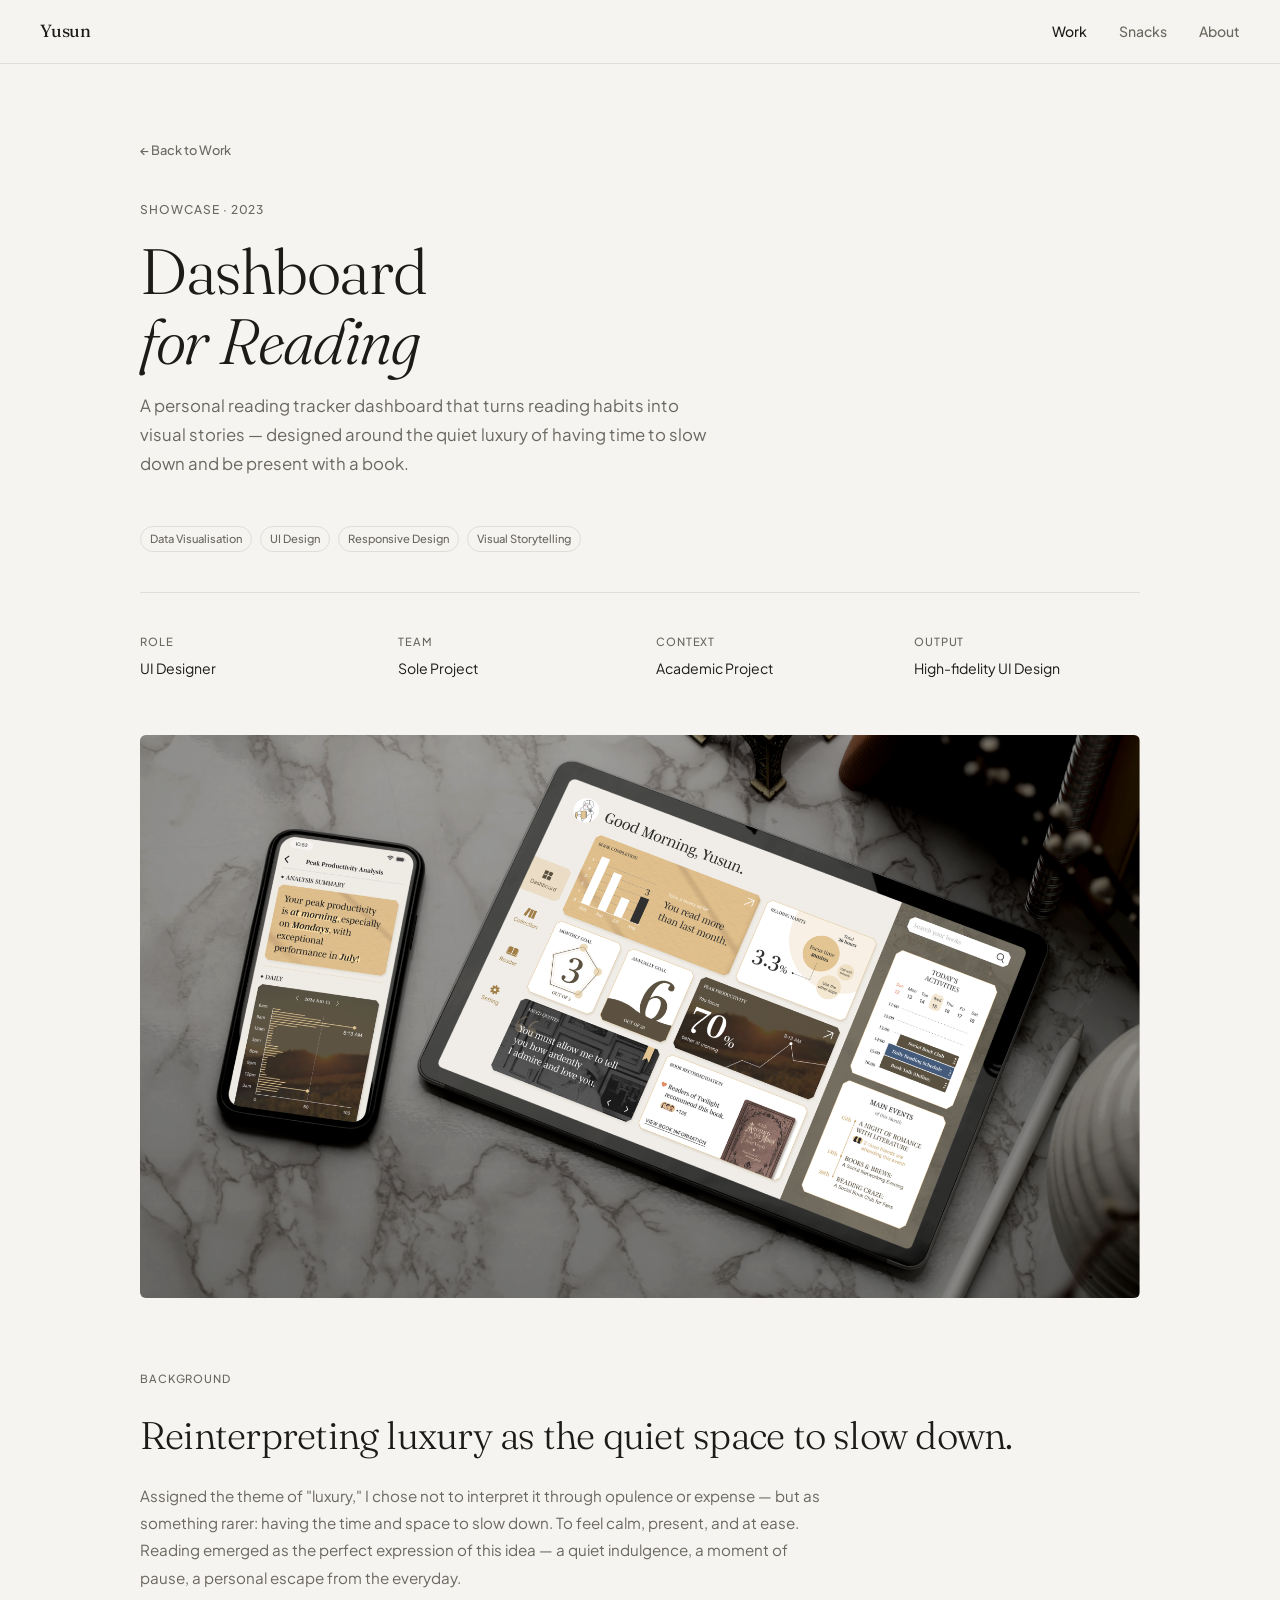
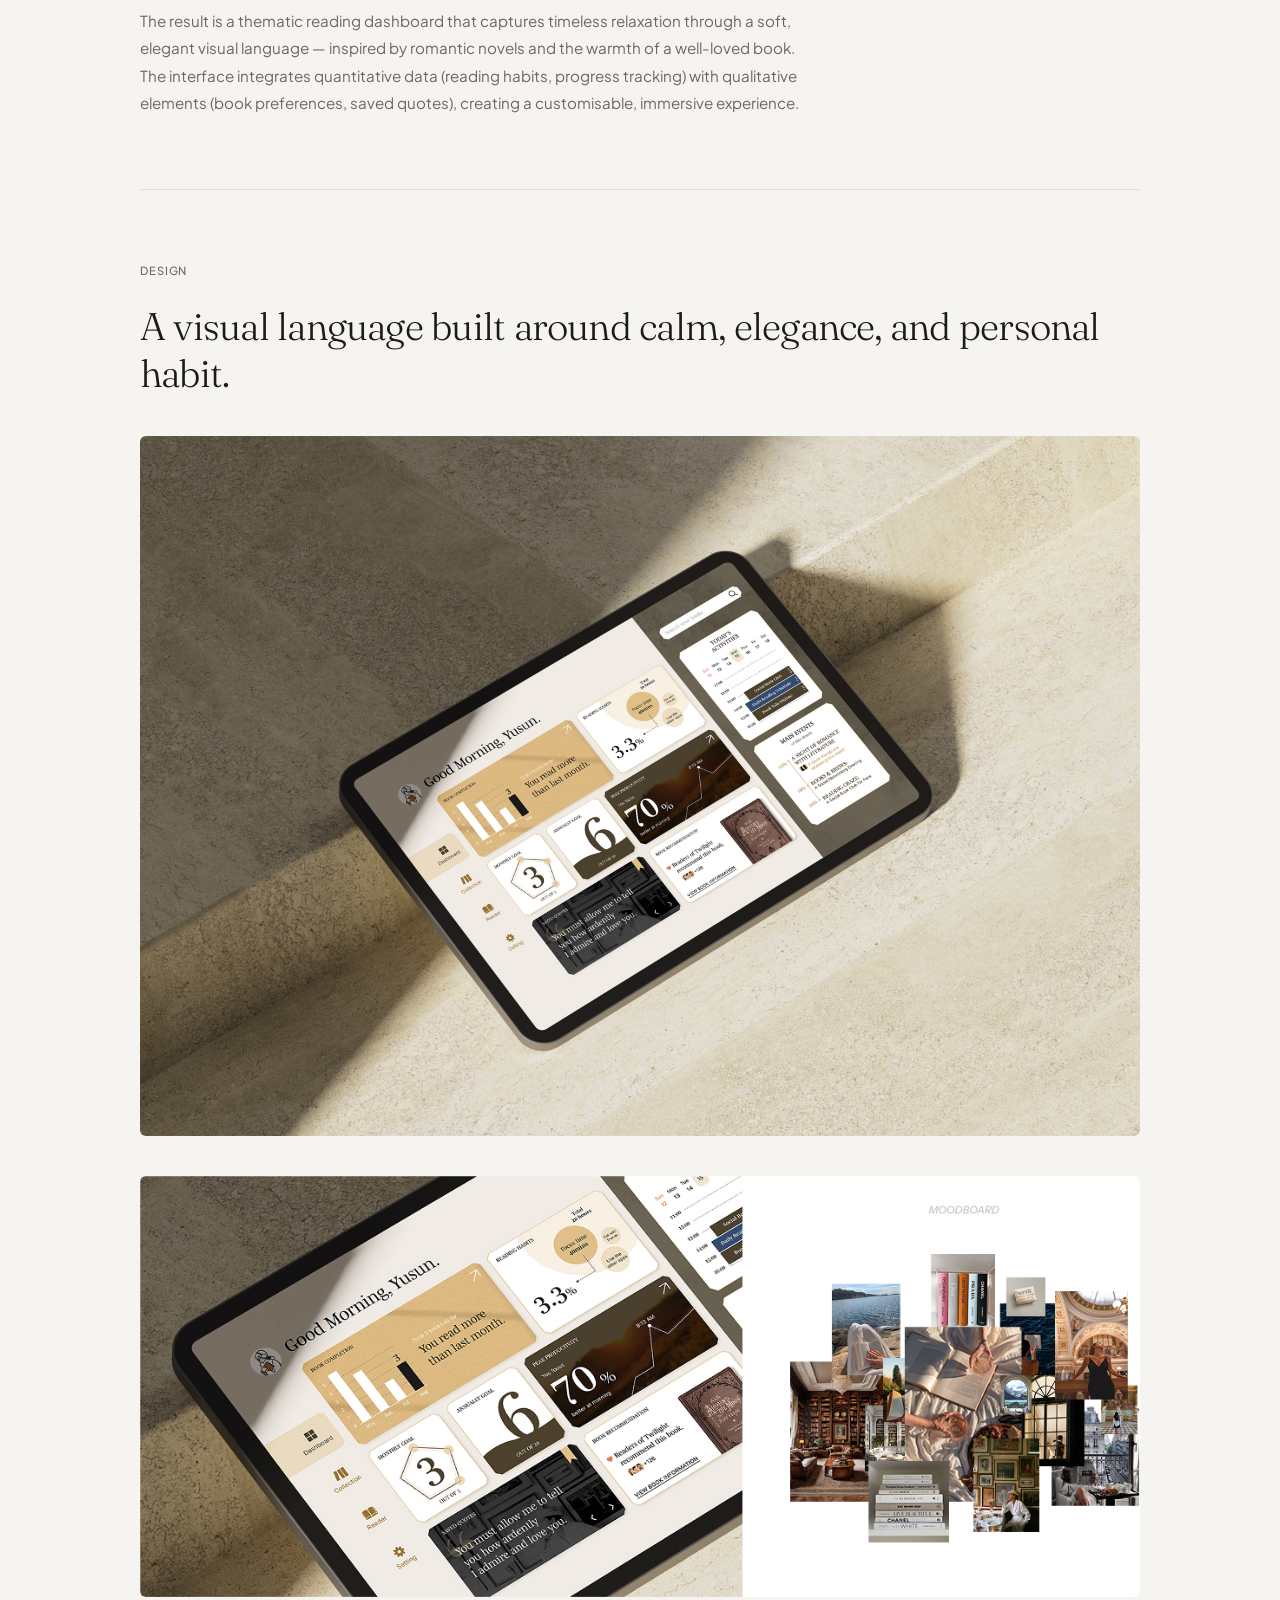
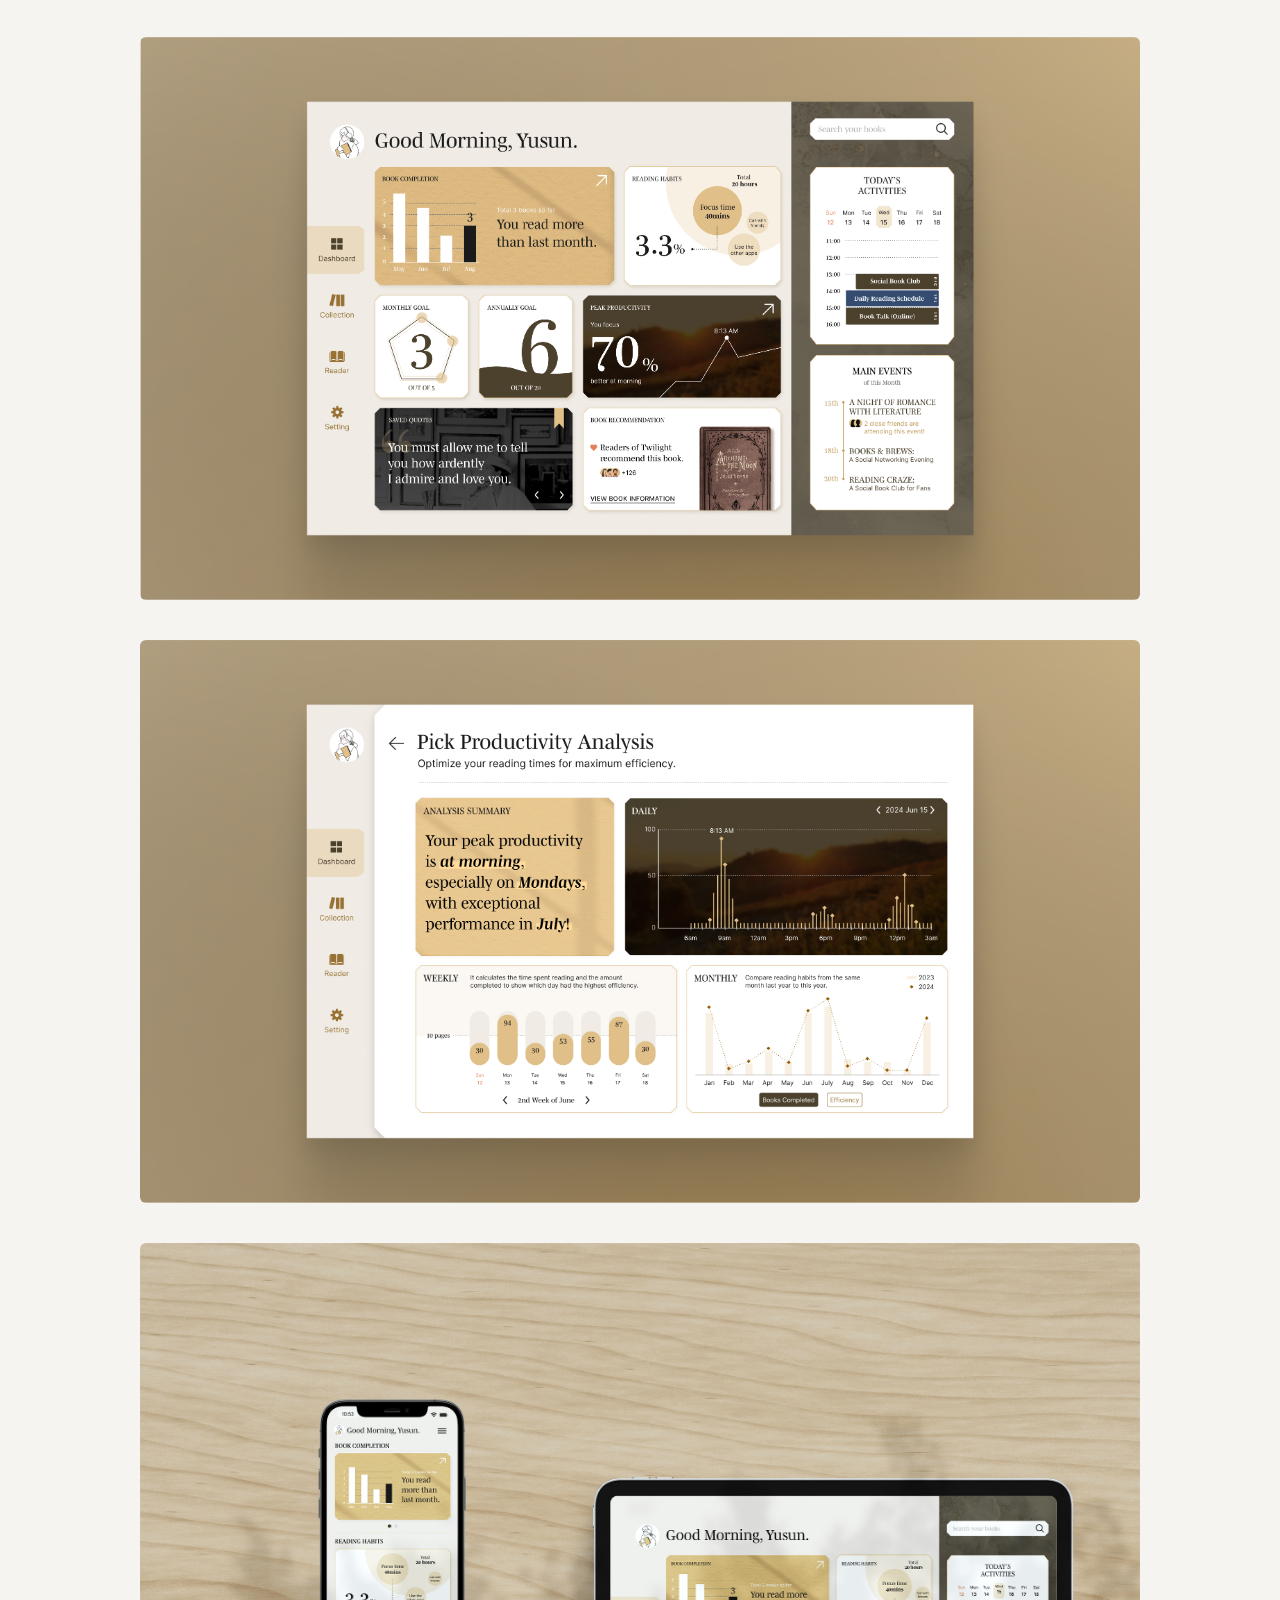
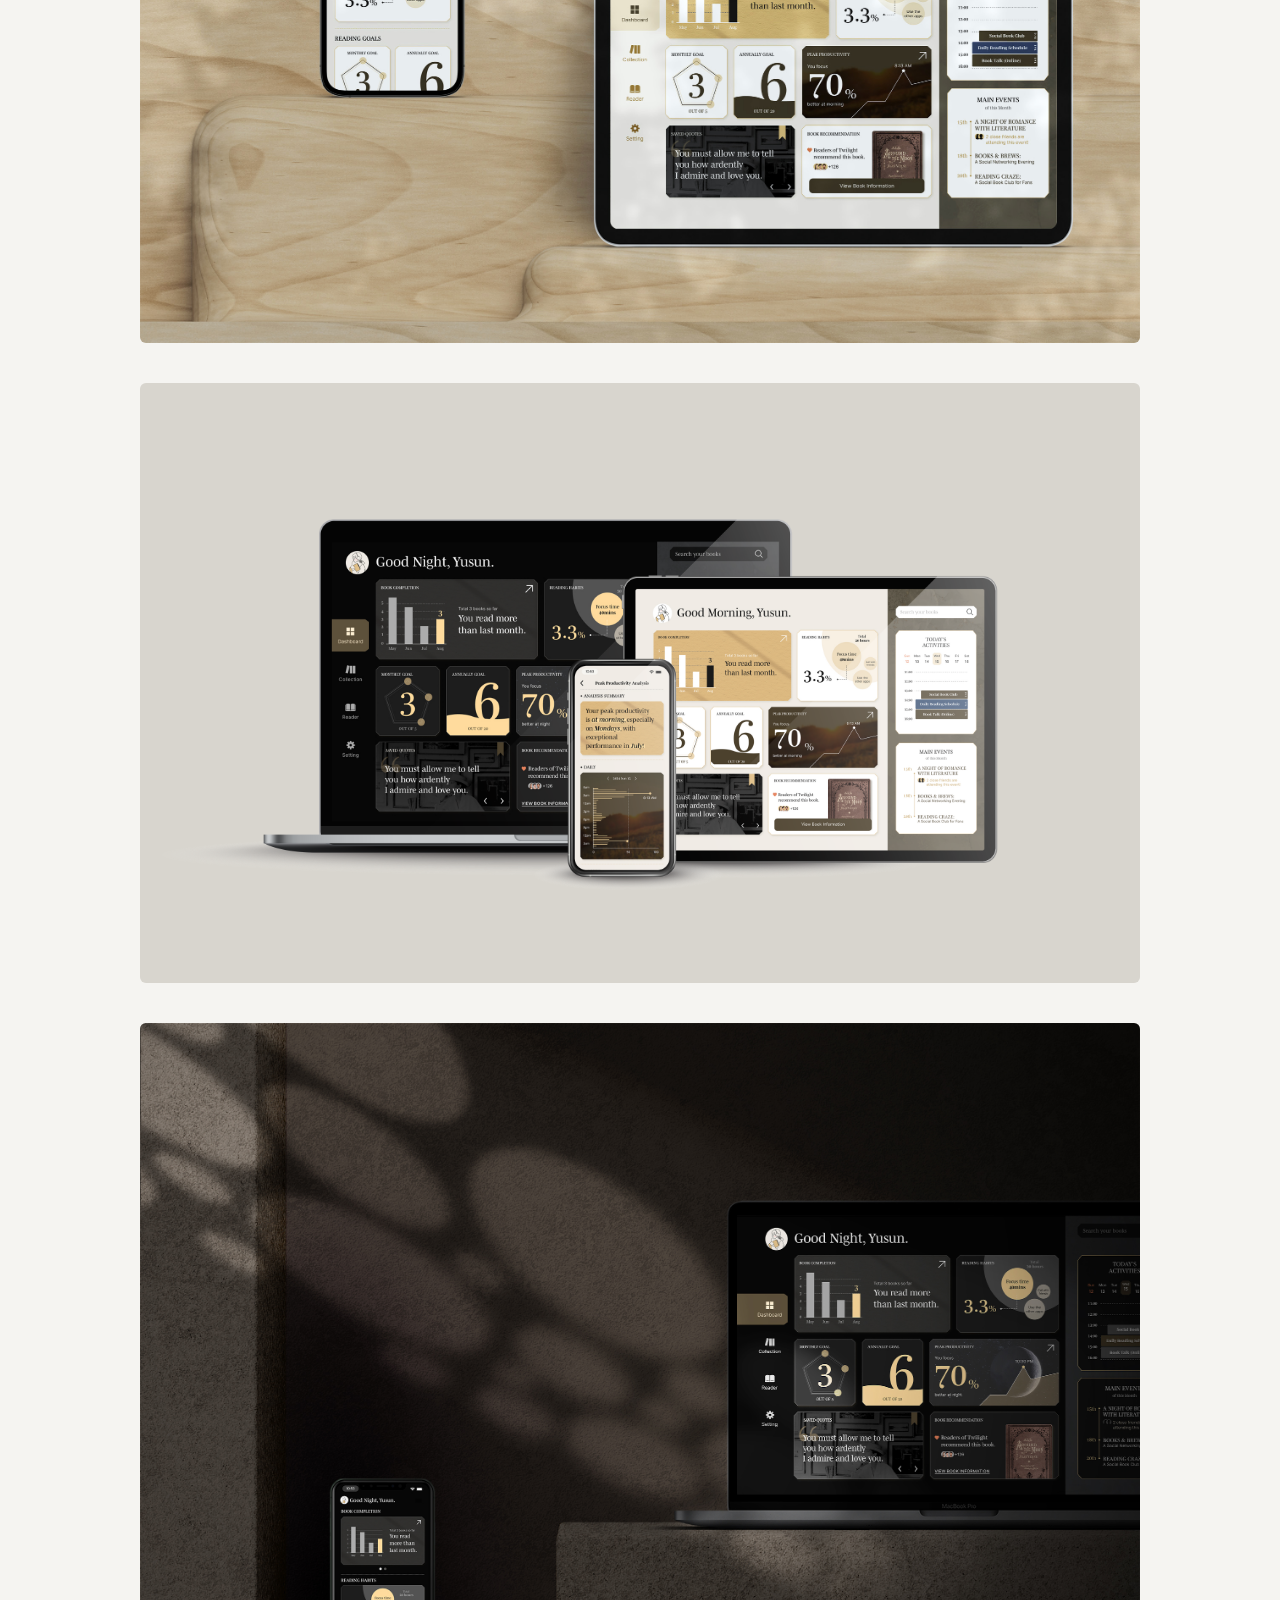
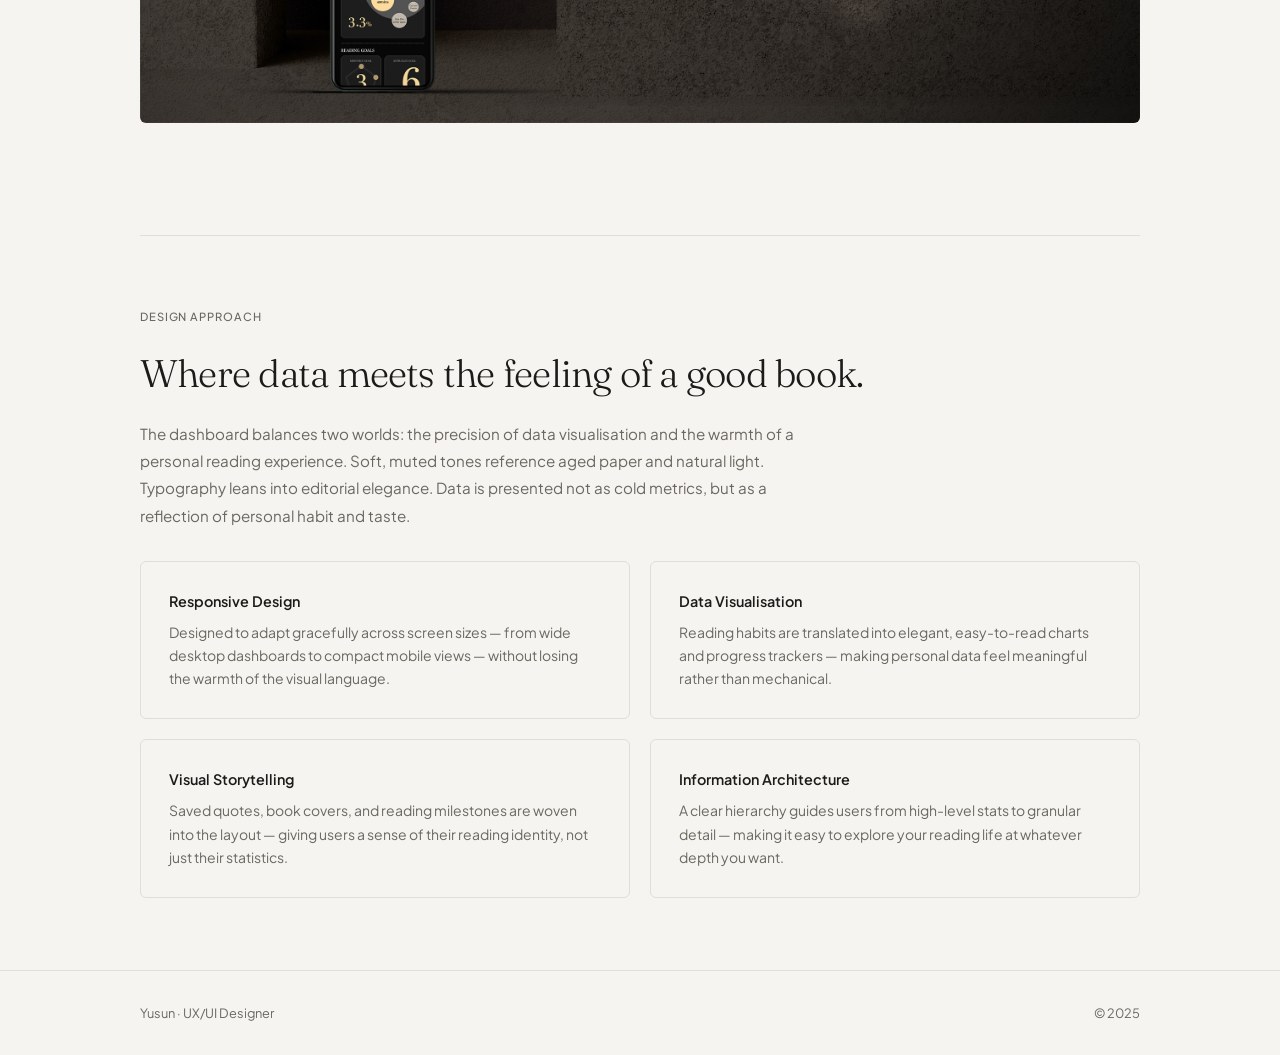
<file: work/dashboard-for-reading.html>
<!DOCTYPE html>
<html lang="en">
<head>
  <meta charset="UTF-8">
  <meta name="viewport" content="width=device-width, initial-scale=1.0">
  <title>Dashboard for Reading — Yusun</title>
  <meta name="description" content="Dashboard for Reading — responsive UI design showcase by Yusun Jeon.">
  <link rel="stylesheet" href="../css/style.css">
</head>
<body>

<nav>
  <a class="nav-logo" href="../index.html">Yusun</a>
  <ul class="nav-links">
    <li><a href="../index.html" class="active">Work</a></li>
    <li><a href="../snacks.html">Snacks</a></li>
    <li><a href="../about.html">About</a></li>
  </ul>
</nav>

<div class="page">
  <div class="container">

    <!-- Hero -->
    <section class="cs-hero">
      <a class="cs-back" href="../index.html">← Back to Work</a>
      <p class="cs-hero-eyebrow">Showcase · 2023</p>
      <h1 class="cs-hero-title">Dashboard<br><em>for Reading</em></h1>
      <p class="cs-hero-sub">A personal reading tracker dashboard that turns reading habits into visual stories — designed around the quiet luxury of having time to slow down and be present with a book.</p>
      <div class="cs-tags">
        <span class="tag">Data Visualisation</span>
        <span class="tag">UI Design</span>
        <span class="tag">Responsive Design</span>
        <span class="tag">Visual Storytelling</span>
      </div>
      <div class="cs-meta-row">
        <div>
          <p class="cs-meta-label">Role</p>
          <p class="cs-meta-value">UI Designer</p>
        </div>
        <div>
          <p class="cs-meta-label">Team</p>
          <p class="cs-meta-value">Sole Project</p>
        </div>
        <div>
          <p class="cs-meta-label">Context</p>
          <p class="cs-meta-value">Academic Project</p>
        </div>
        <div>
          <p class="cs-meta-label">Output</p>
          <p class="cs-meta-value">High-fidelity UI Design</p>
        </div>
      </div>
    </section>

    <!-- Cover Image -->
    <div class="cs-cover">
      <img src="../assets/images/680063b37043835aeca92131_Yusun-Dashboard.png" alt="Dashboard for Reading">
    </div>

    <!-- Background -->
    <section class="cs-section">
      <p class="cs-section-label">Background</p>
      <h2 class="cs-h2">Reinterpreting luxury as the quiet space to slow down.</h2>
      <p class="cs-body">Assigned the theme of "luxury," I chose not to interpret it through opulence or expense — but as something rarer: having the time and space to slow down. To feel calm, present, and at ease. Reading emerged as the perfect expression of this idea — a quiet indulgence, a moment of pause, a personal escape from the everyday.</p>
      <p class="cs-body">The result is a thematic reading dashboard that captures timeless relaxation through a soft, elegant visual language — inspired by romantic novels and the warmth of a well-loved book. The interface integrates quantitative data (reading habits, progress tracking) with qualitative elements (book preferences, saved quotes), creating a customisable, immersive experience.</p>
    </section>

    <!-- Gallery -->
    <section class="cs-section">
      <p class="cs-section-label">Design</p>
      <h2 class="cs-h2">A visual language built around calm, elegance, and personal habit.</h2>

      <div class="cs-img">
        <img src="../assets/images/6800af4d931d69244ded9a35_1.jpg" alt="Dashboard overview">
      </div>
      <div class="cs-img">
        <img src="../assets/images/6805a917095e86a528fc36ca_2.jpg" alt="Reading stats view">
      </div>
      <div class="cs-img">
        <img src="../assets/images/6800af4ce306ad64e25207ea_3.jpg" alt="Progress tracking">
      </div>
      <div class="cs-img">
        <img src="../assets/images/6800af4c0816a4c8b8c15981_4.jpg" alt="Book library view">
      </div>
      <div class="cs-img">
        <img src="../assets/images/6800af4ca1966f72d8114f80_5.jpg" alt="Quote collection">
      </div>
      <div class="cs-img">
        <img src="../assets/images/6805aacbe88282bffe657082_6.png" alt="Responsive layout">
      </div>
      <div class="cs-img">
        <img src="../assets/images/6800af4c139f77d66b6981a2_7.jpg" alt="Full dashboard responsive">
      </div>
    </section>

    <!-- Design Principles -->
    <section class="cs-section">
      <p class="cs-section-label">Design Approach</p>
      <h2 class="cs-h2">Where data meets the feeling of a good book.</h2>
      <p class="cs-body">The dashboard balances two worlds: the precision of data visualisation and the warmth of a personal reading experience. Soft, muted tones reference aged paper and natural light. Typography leans into editorial elegance. Data is presented not as cold metrics, but as a reflection of personal habit and taste.</p>

      <div class="cs-feature-grid" style="margin-top:32px;">
        <div class="cs-feature-card">
          <p class="cs-feature-name">Responsive Design</p>
          <p class="cs-feature-desc">Designed to adapt gracefully across screen sizes — from wide desktop dashboards to compact mobile views — without losing the warmth of the visual language.</p>
        </div>
        <div class="cs-feature-card">
          <p class="cs-feature-name">Data Visualisation</p>
          <p class="cs-feature-desc">Reading habits are translated into elegant, easy-to-read charts and progress trackers — making personal data feel meaningful rather than mechanical.</p>
        </div>
        <div class="cs-feature-card">
          <p class="cs-feature-name">Visual Storytelling</p>
          <p class="cs-feature-desc">Saved quotes, book covers, and reading milestones are woven into the layout — giving users a sense of their reading identity, not just their statistics.</p>
        </div>
        <div class="cs-feature-card">
          <p class="cs-feature-name">Information Architecture</p>
          <p class="cs-feature-desc">A clear hierarchy guides users from high-level stats to granular detail — making it easy to explore your reading life at whatever depth you want.</p>
        </div>
      </div>
    </section>

  </div>
</div>

<footer>
  <div class="container">
    <div class="footer-inner">
      <span>Yusun · UX/UI Designer</span>
      <span>© 2025</span>
    </div>
  </div>
</footer>

<script src="../js/main.js"></script>
</body>
</html>
</file>
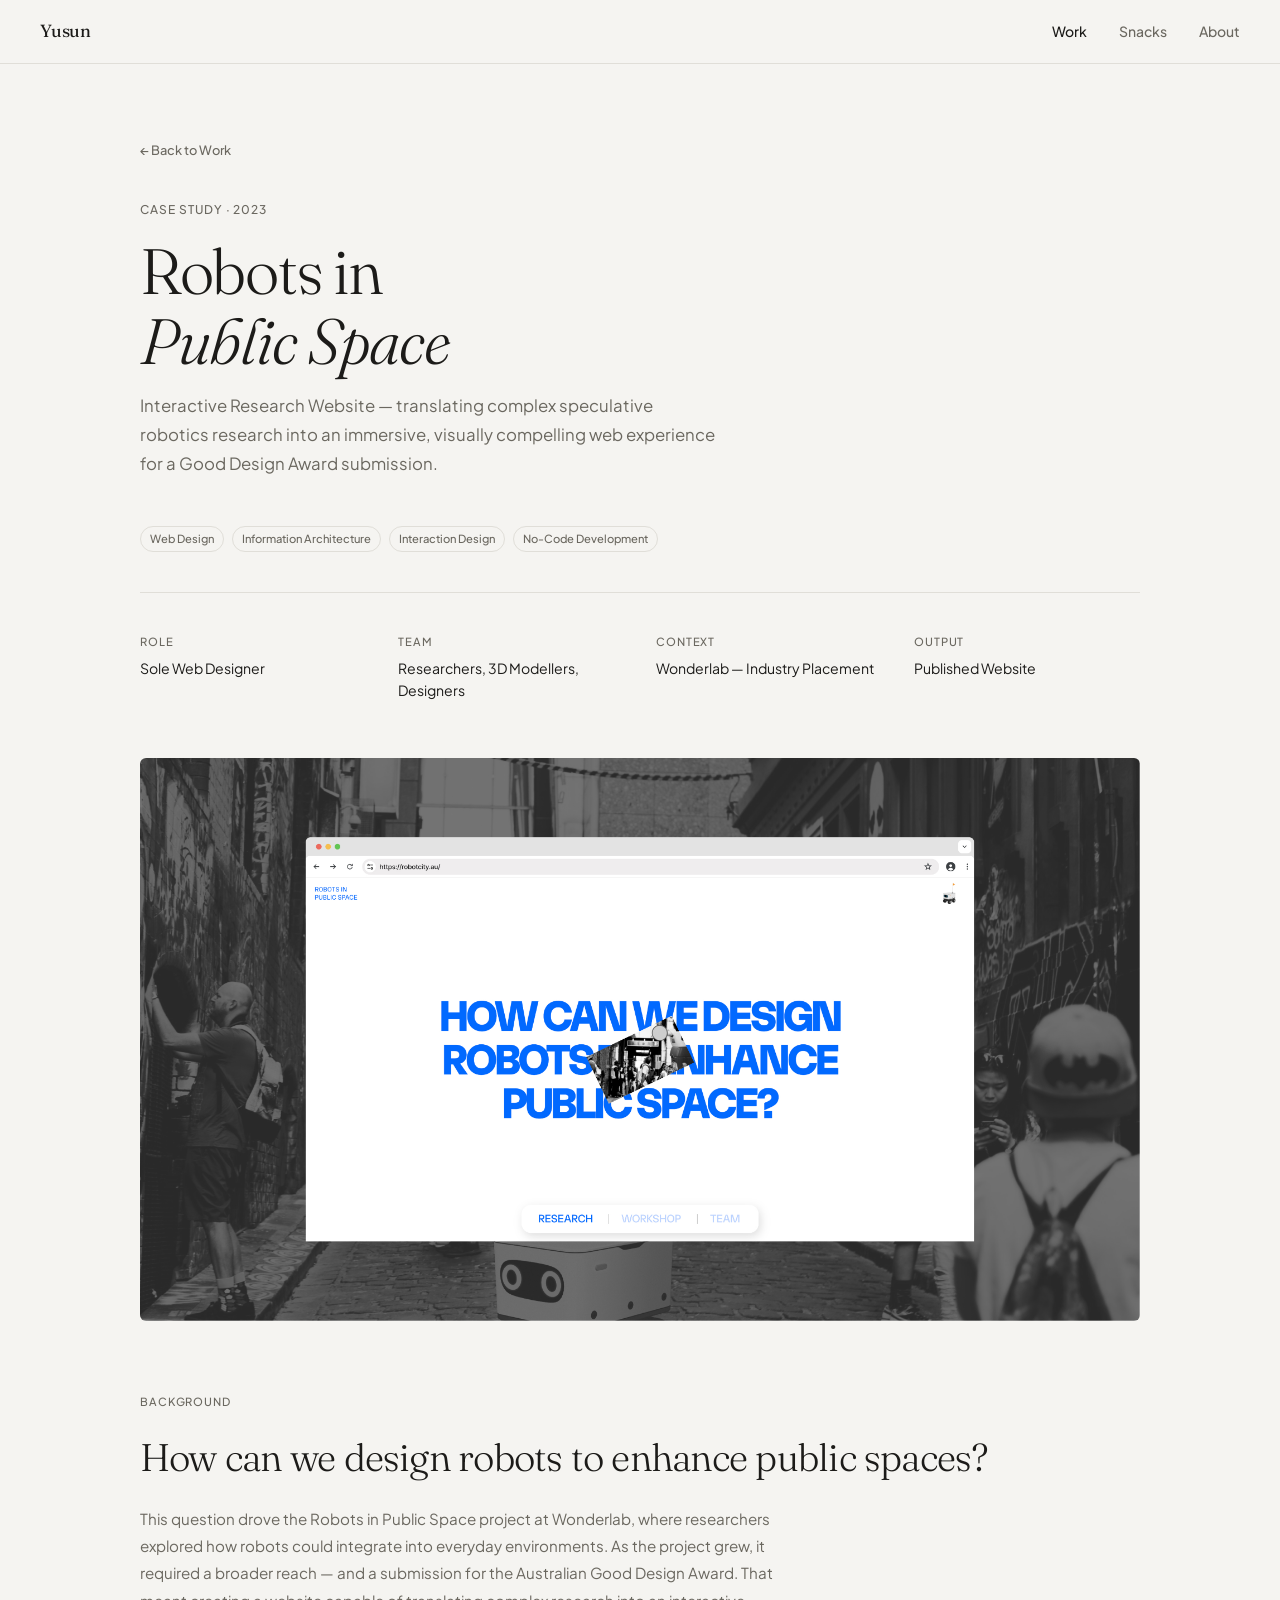
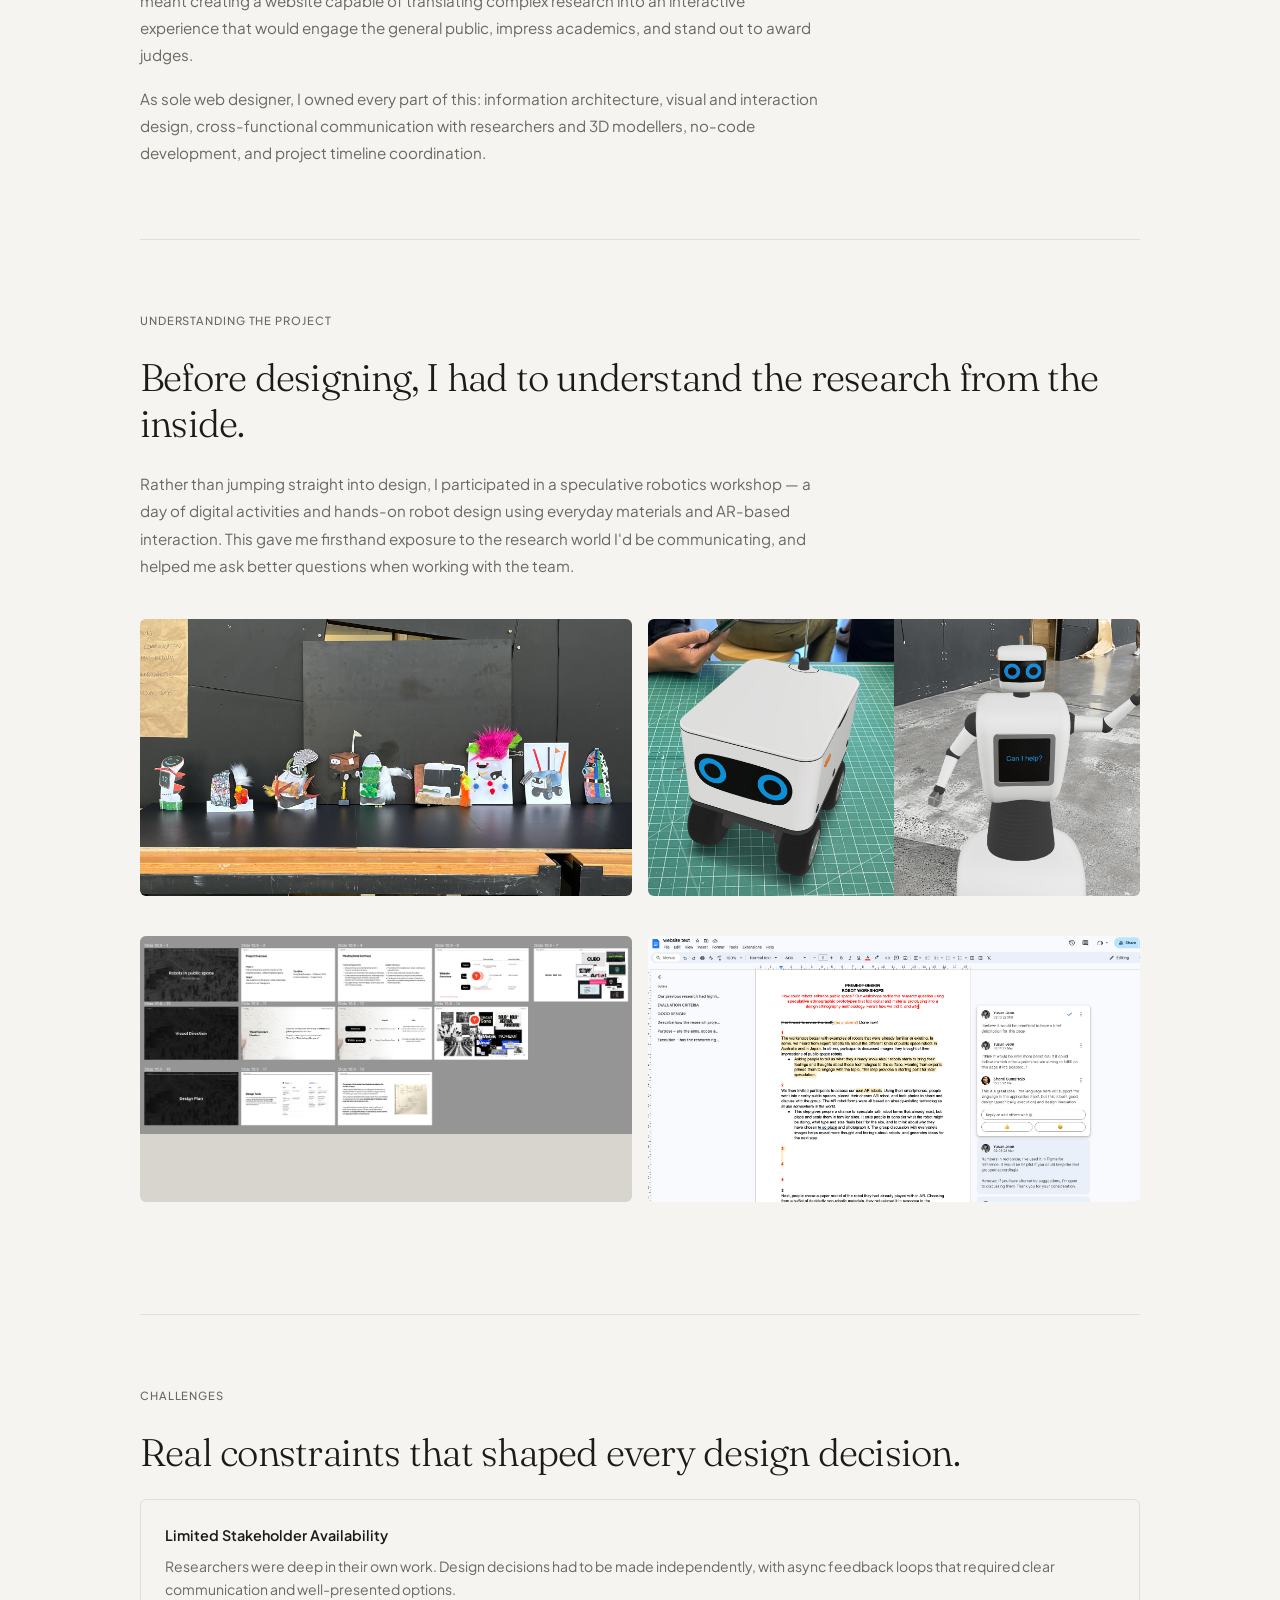
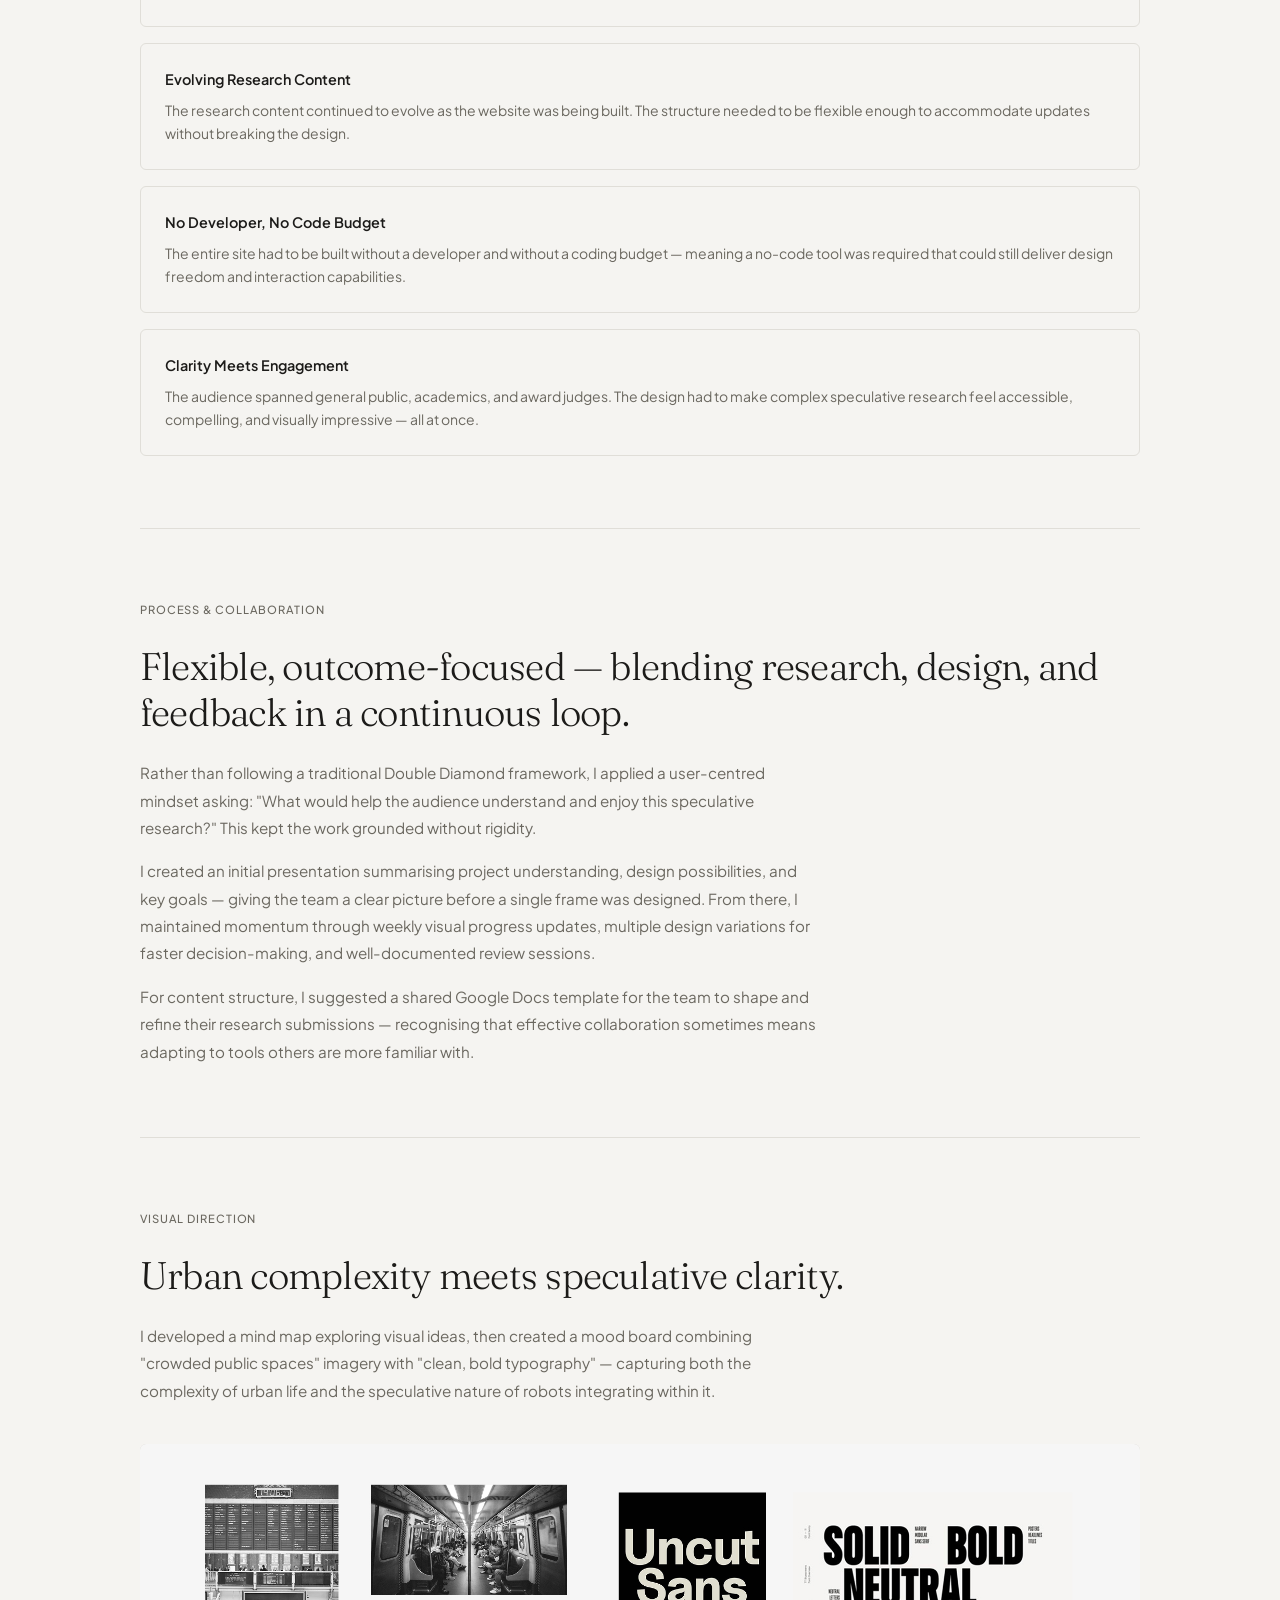
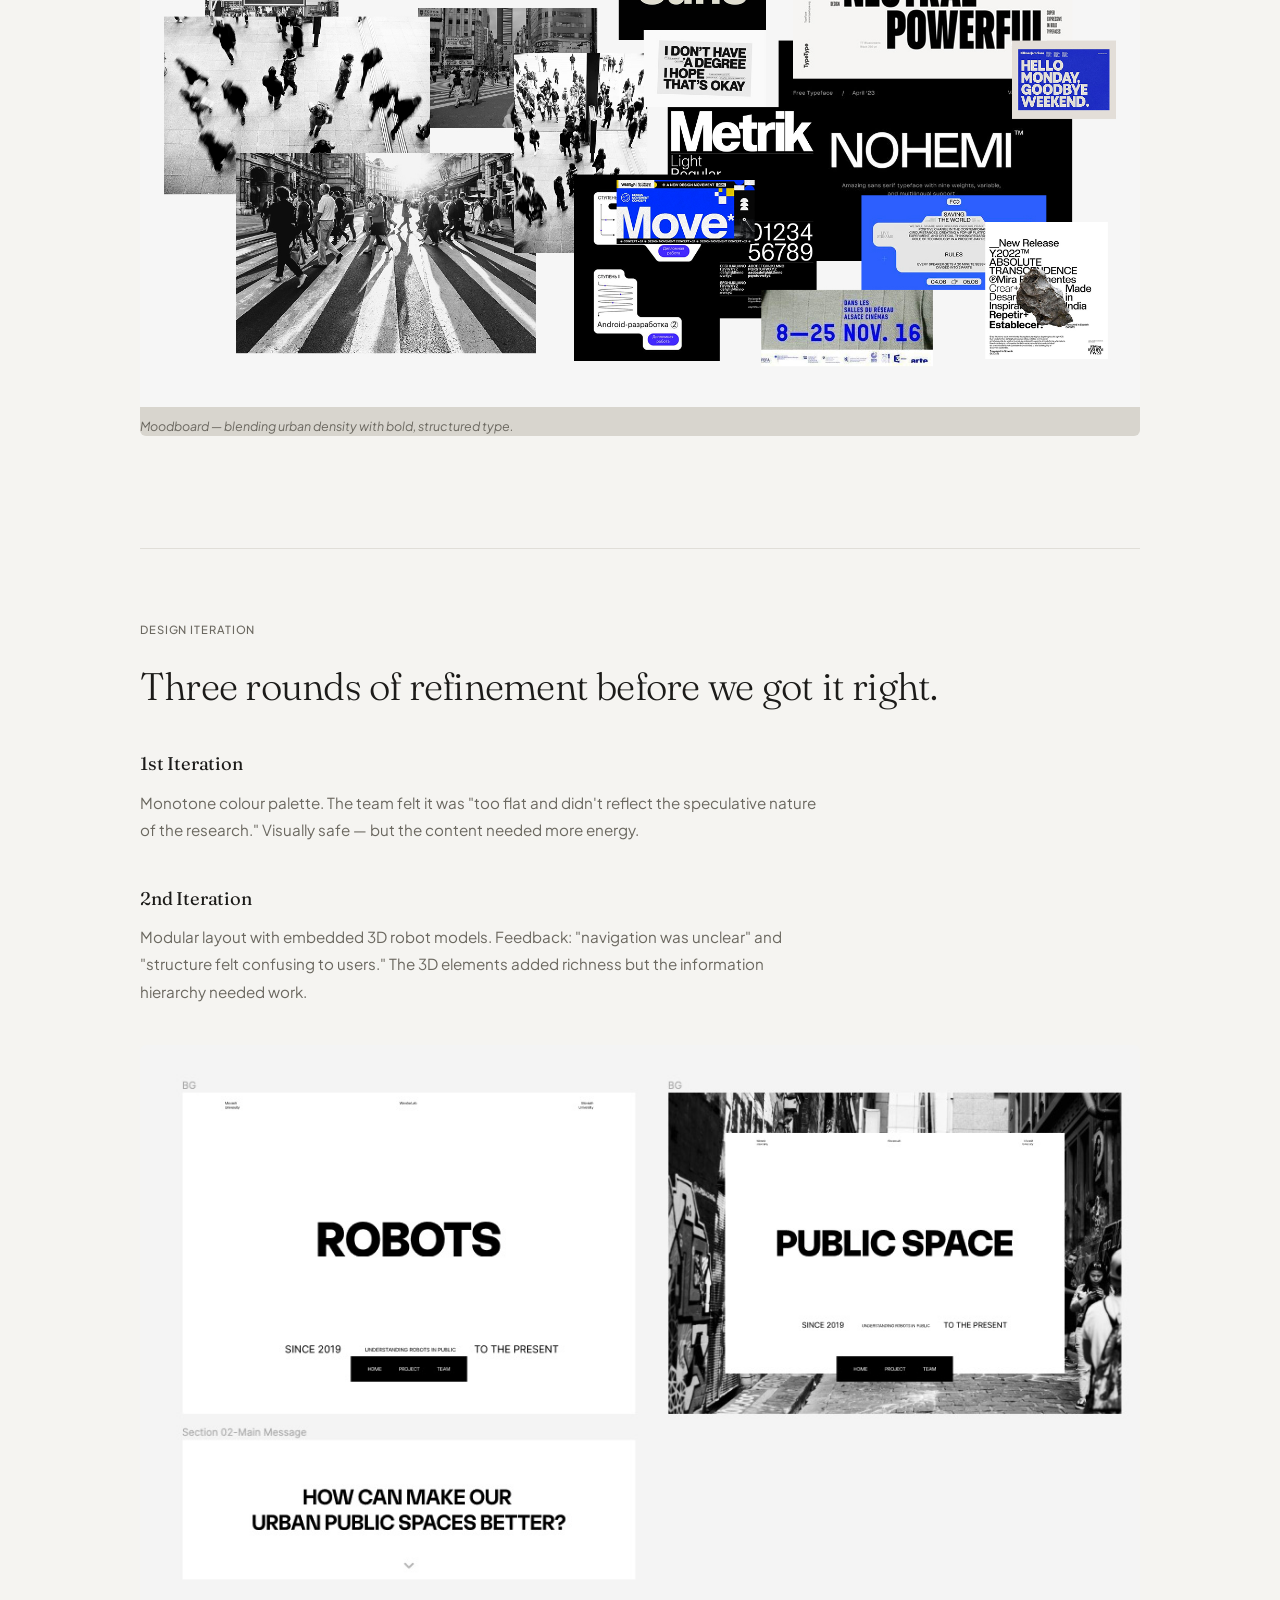
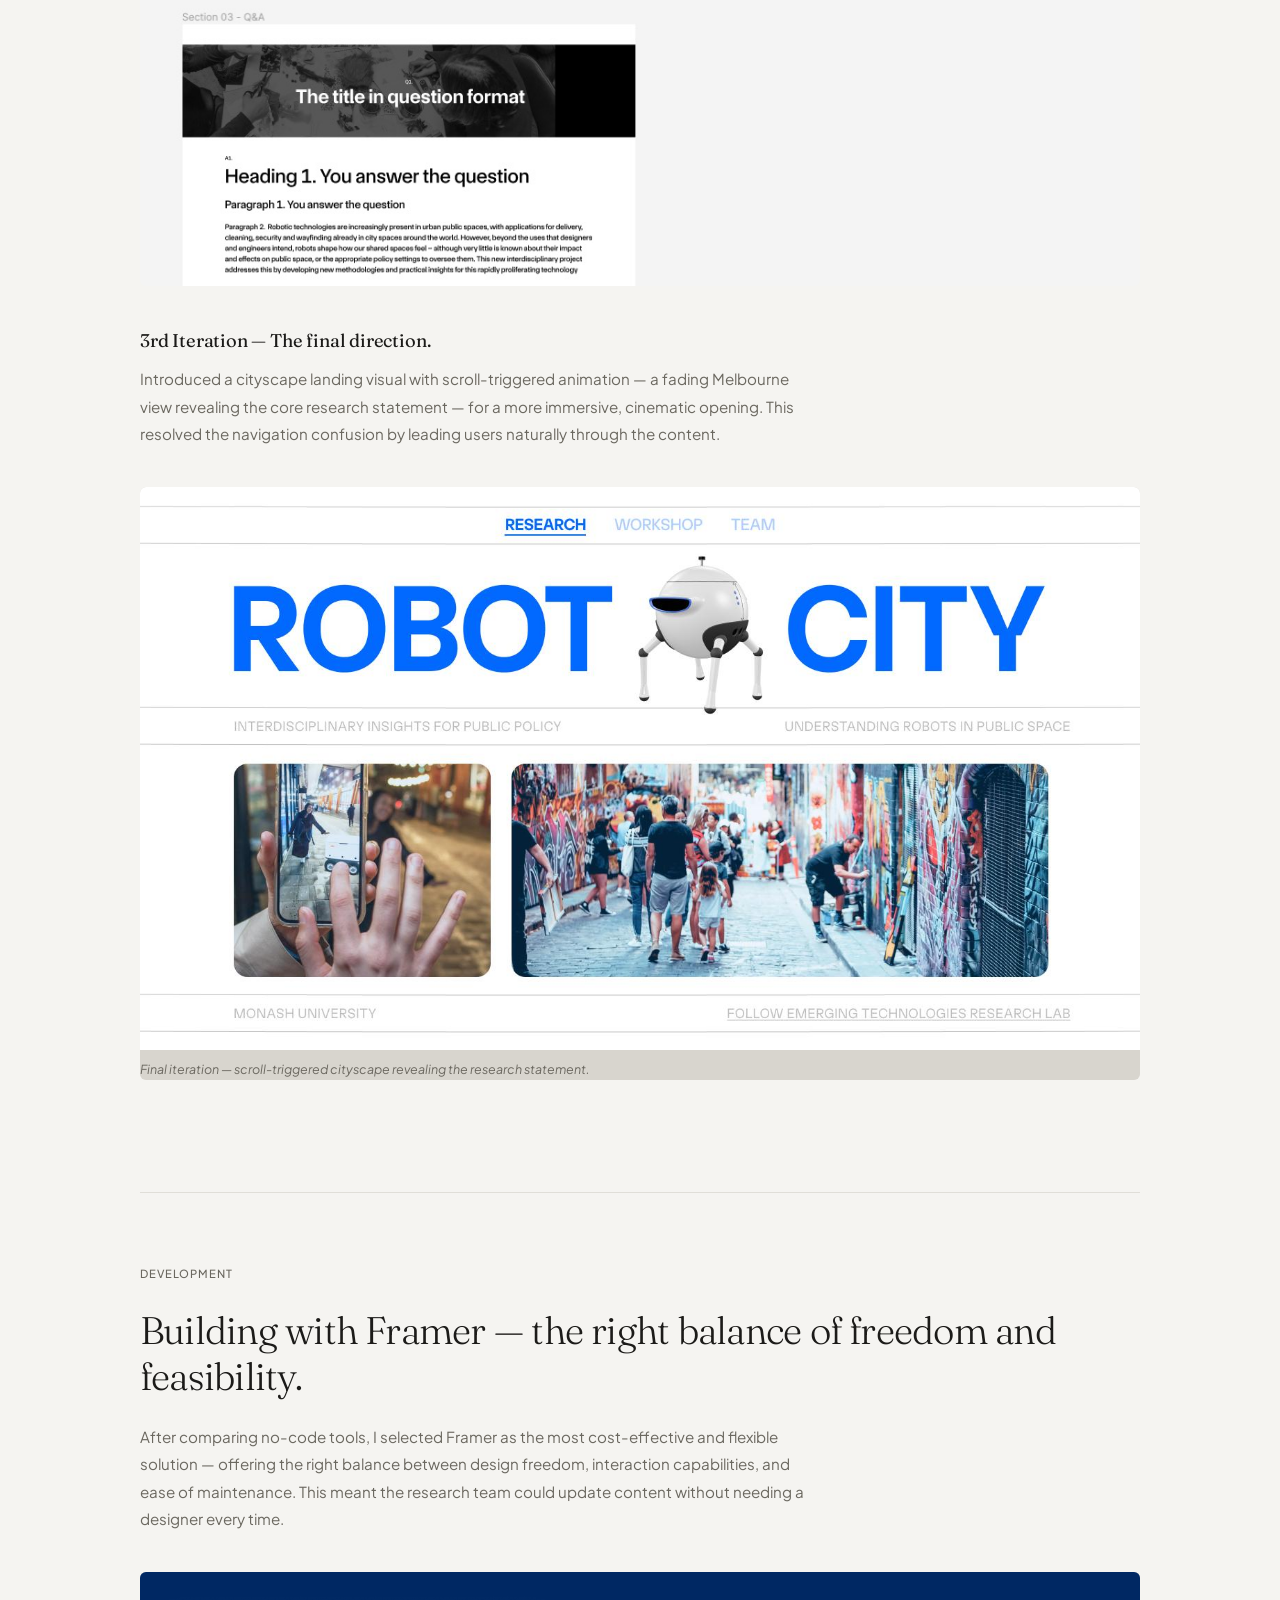
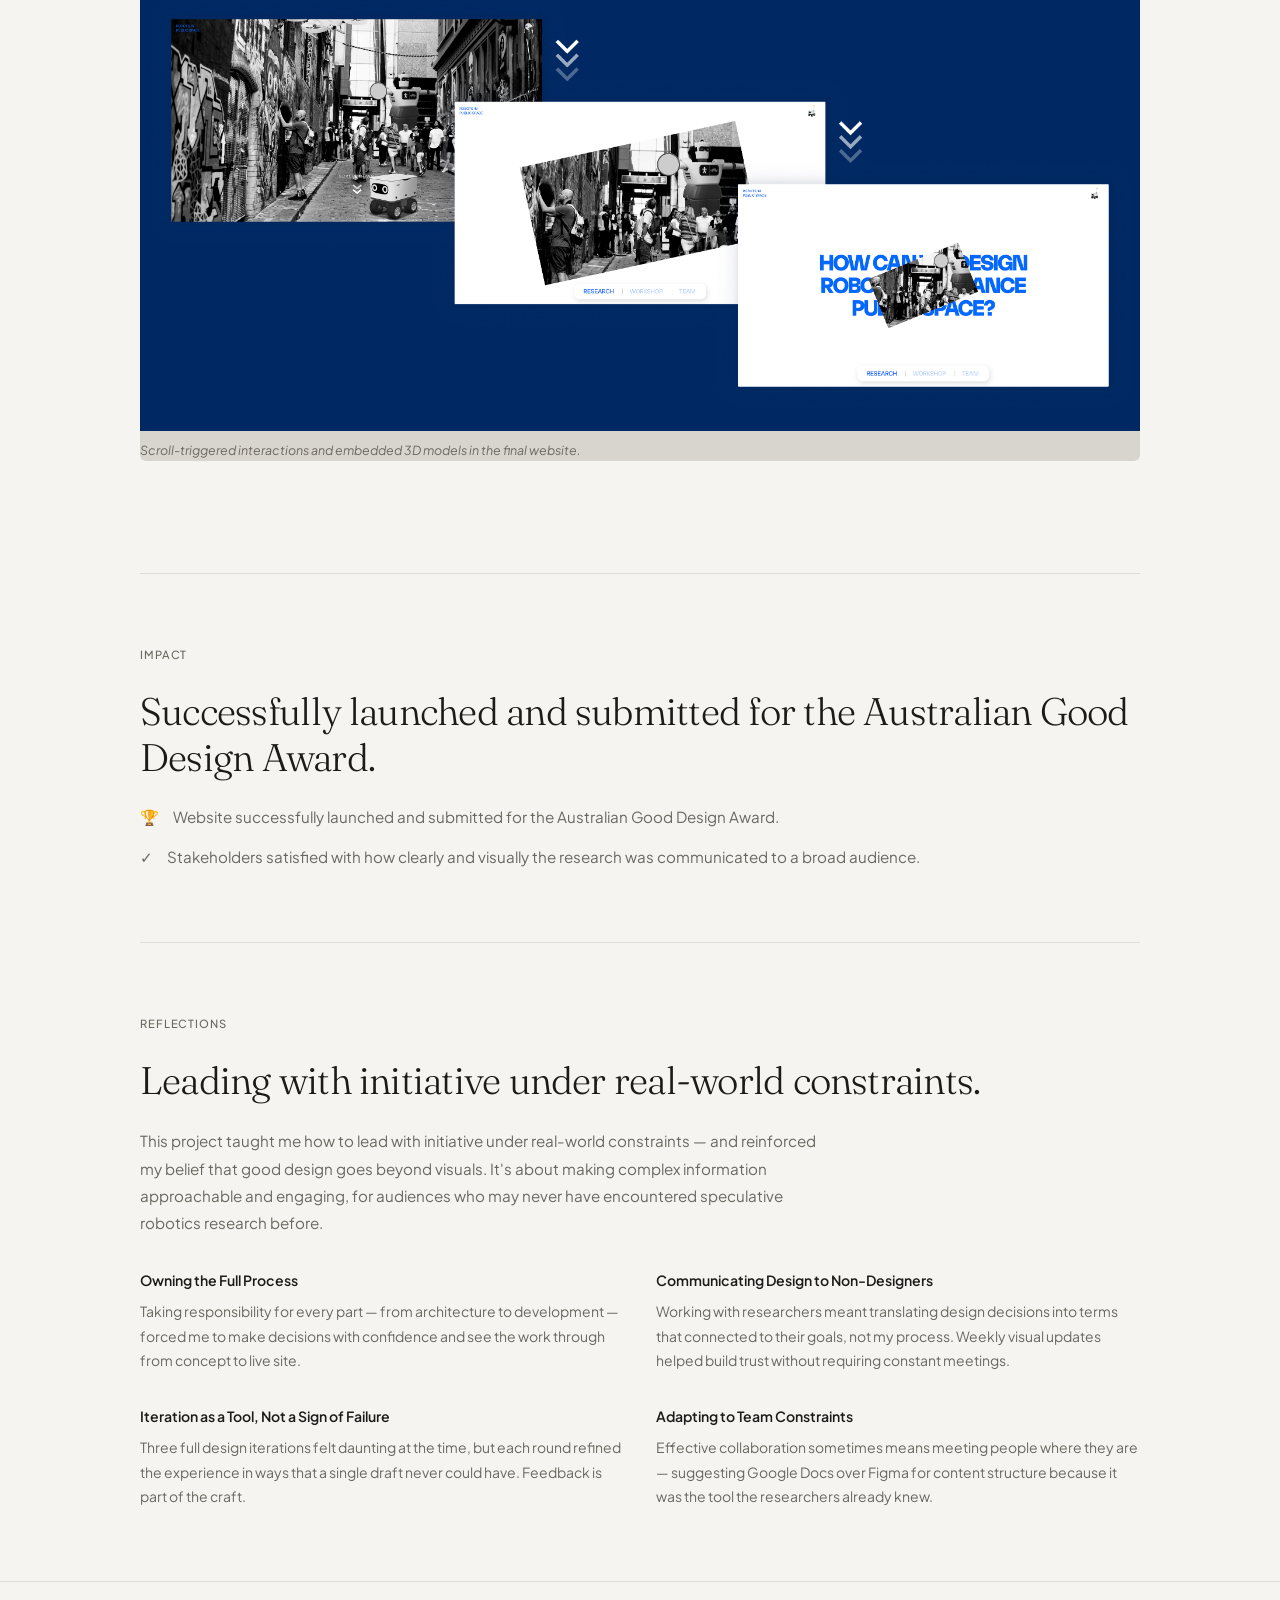
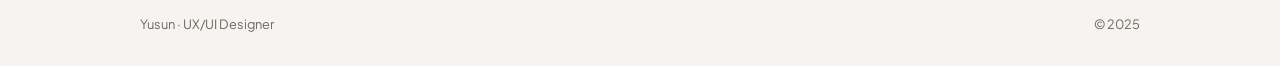
<file: work/robots-in-public-space.html>
<!DOCTYPE html>
<html lang="en">
<head>
  <meta charset="UTF-8">
  <meta name="viewport" content="width=device-width, initial-scale=1.0">
  <title>Robots in Public Space — Yusun</title>
  <meta name="description" content="Robots in Public Space — interactive research website design case study by Yusun Jeon.">
  <link rel="stylesheet" href="../css/style.css">
</head>
<body>

<nav>
  <a class="nav-logo" href="../index.html">Yusun</a>
  <ul class="nav-links">
    <li><a href="../index.html" class="active">Work</a></li>
    <li><a href="../snacks.html">Snacks</a></li>
    <li><a href="../about.html">About</a></li>
  </ul>
</nav>

<div class="page">
  <div class="container">

    <!-- Hero -->
    <section class="cs-hero">
      <a class="cs-back" href="../index.html">← Back to Work</a>
      <p class="cs-hero-eyebrow">Case Study · 2023</p>
      <h1 class="cs-hero-title">Robots in<br><em>Public Space</em></h1>
      <p class="cs-hero-sub">Interactive Research Website — translating complex speculative robotics research into an immersive, visually compelling web experience for a Good Design Award submission.</p>
      <div class="cs-tags">
        <span class="tag">Web Design</span>
        <span class="tag">Information Architecture</span>
        <span class="tag">Interaction Design</span>
        <span class="tag">No-Code Development</span>
      </div>
      <div class="cs-meta-row">
        <div>
          <p class="cs-meta-label">Role</p>
          <p class="cs-meta-value">Sole Web Designer</p>
        </div>
        <div>
          <p class="cs-meta-label">Team</p>
          <p class="cs-meta-value">Researchers, 3D Modellers, Designers</p>
        </div>
        <div>
          <p class="cs-meta-label">Context</p>
          <p class="cs-meta-value">Wonderlab — Industry Placement</p>
        </div>
        <div>
          <p class="cs-meta-label">Output</p>
          <p class="cs-meta-value">Published Website</p>
        </div>
      </div>
    </section>

    <!-- Cover Image -->
    <div class="cs-cover">
      <img src="../assets/images/6805bc9eaaf1ee12936c1114_Yusun-Robots.jpg" alt="Robots in Public Space">
    </div>

    <!-- Background -->
    <section class="cs-section">
      <p class="cs-section-label">Background</p>
      <h2 class="cs-h2">How can we design robots to enhance public spaces?</h2>
      <p class="cs-body">This question drove the Robots in Public Space project at Wonderlab, where researchers explored how robots could integrate into everyday environments. As the project grew, it required a broader reach — and a submission for the Australian Good Design Award. That meant creating a website capable of translating complex research into an interactive experience that would engage the general public, impress academics, and stand out to award judges.</p>
      <p class="cs-body">As sole web designer, I owned every part of this: information architecture, visual and interaction design, cross-functional communication with researchers and 3D modellers, no-code development, and project timeline coordination.</p>
    </section>

    <!-- Understanding the Project -->
    <section class="cs-section">
      <p class="cs-section-label">Understanding the Project</p>
      <h2 class="cs-h2">Before designing, I had to understand the research from the inside.</h2>
      <p class="cs-body">Rather than jumping straight into design, I participated in a speculative robotics workshop — a day of digital activities and hands-on robot design using everyday materials and AR-based interaction. This gave me firsthand exposure to the research world I'd be communicating, and helped me ask better questions when working with the team.</p>

      <div class="cs-img-grid cols-2">
        <div class="cs-img">
          <img src="../assets/images/67ec893ef0f750b15a64e853_Workshop.jpg" alt="Robotics workshop">
        </div>
        <div class="cs-img">
          <img src="../assets/images/67ecb1d26a30d21bfc73a94c_Workshop2.jpg" alt="Workshop activity">
        </div>
      </div>
      <div class="cs-img-grid cols-2">
        <div class="cs-img">
          <img src="../assets/images/67ecbda015d24fb177d1c548_Placement_Page_06.jpg" alt="Workshop hands-on">
        </div>
        <div class="cs-img">
          <img src="../assets/images/67ecbd28506313a5f8f45059_Placement_Page_10.jpg" alt="Workshop materials">
        </div>
      </div>
    </section>

    <!-- Challenges -->
    <section class="cs-section">
      <p class="cs-section-label">Challenges</p>
      <h2 class="cs-h2">Real constraints that shaped every design decision.</h2>

      <div class="cs-insight-grid">
        <div class="cs-insight-card">
          <p class="cs-insight-title">Limited Stakeholder Availability</p>
          <p class="cs-insight-body">Researchers were deep in their own work. Design decisions had to be made independently, with async feedback loops that required clear communication and well-presented options.</p>
        </div>
        <div class="cs-insight-card">
          <p class="cs-insight-title">Evolving Research Content</p>
          <p class="cs-insight-body">The research content continued to evolve as the website was being built. The structure needed to be flexible enough to accommodate updates without breaking the design.</p>
        </div>
        <div class="cs-insight-card">
          <p class="cs-insight-title">No Developer, No Code Budget</p>
          <p class="cs-insight-body">The entire site had to be built without a developer and without a coding budget — meaning a no-code tool was required that could still deliver design freedom and interaction capabilities.</p>
        </div>
        <div class="cs-insight-card">
          <p class="cs-insight-title">Clarity Meets Engagement</p>
          <p class="cs-insight-body">The audience spanned general public, academics, and award judges. The design had to make complex speculative research feel accessible, compelling, and visually impressive — all at once.</p>
        </div>
      </div>
    </section>

    <!-- Project Management -->
    <section class="cs-section">
      <p class="cs-section-label">Process & Collaboration</p>
      <h2 class="cs-h2">Flexible, outcome-focused — blending research, design, and feedback in a continuous loop.</h2>
      <p class="cs-body">Rather than following a traditional Double Diamond framework, I applied a user-centred mindset asking: "What would help the audience understand and enjoy this speculative research?" This kept the work grounded without rigidity.</p>
      <p class="cs-body">I created an initial presentation summarising project understanding, design possibilities, and key goals — giving the team a clear picture before a single frame was designed. From there, I maintained momentum through weekly visual progress updates, multiple design variations for faster decision-making, and well-documented review sessions.</p>
      <p class="cs-body">For content structure, I suggested a shared Google Docs template for the team to shape and refine their research submissions — recognising that effective collaboration sometimes means adapting to tools others are more familiar with.</p>
    </section>

    <!-- Visual Direction -->
    <section class="cs-section">
      <p class="cs-section-label">Visual Direction</p>
      <h2 class="cs-h2">Urban complexity meets speculative clarity.</h2>
      <p class="cs-body">I developed a mind map exploring visual ideas, then created a mood board combining "crowded public spaces" imagery with "clean, bold typography" — capturing both the complexity of urban life and the speculative nature of robots integrating within it.</p>

      <div class="cs-img">
        <img src="../assets/images/67ee0ca4876dadc49a9ba3a1_moodboard.jpg" alt="Visual direction moodboard">
        <p class="cs-img-caption">Moodboard — blending urban density with bold, structured type.</p>
      </div>
    </section>

    <!-- Iteration Process -->
    <section class="cs-section">
      <p class="cs-section-label">Design Iteration</p>
      <h2 class="cs-h2">Three rounds of refinement before we got it right.</h2>

      <h3 class="cs-h3">1st Iteration</h3>
      <p class="cs-body">Monotone colour palette. The team felt it was "too flat and didn't reflect the speculative nature of the research." Visually safe — but the content needed more energy.</p>

      <h3 class="cs-h3">2nd Iteration</h3>
      <p class="cs-body">Modular layout with embedded 3D robot models. Feedback: "navigation was unclear" and "structure felt confusing to users." The 3D elements added richness but the information hierarchy needed work.</p>

      <div class="cs-img">
        <img src="../assets/images/67ee11086932dfa2bce2a752_Placement_Page_22.jpg" alt="Design iteration 2">
      </div>

      <h3 class="cs-h3">3rd Iteration — The final direction.</h3>
      <p class="cs-body">Introduced a cityscape landing visual with scroll-triggered animation — a fading Melbourne view revealing the core research statement — for a more immersive, cinematic opening. This resolved the navigation confusion by leading users naturally through the content.</p>

      <div class="cs-img">
        <img src="../assets/images/67ee2135f0ee769b2e669c80_Placement_Page_12.jpg" alt="Final design iteration">
        <p class="cs-img-caption">Final iteration — scroll-triggered cityscape revealing the research statement.</p>
      </div>
    </section>

    <!-- Building the Website -->
    <section class="cs-section">
      <p class="cs-section-label">Development</p>
      <h2 class="cs-h2">Building with Framer — the right balance of freedom and feasibility.</h2>
      <p class="cs-body">After comparing no-code tools, I selected Framer as the most cost-effective and flexible solution — offering the right balance between design freedom, interaction capabilities, and ease of maintenance. This meant the research team could update content without needing a designer every time.</p>

      <div class="cs-img">
        <img src="../assets/images/67f4877da310d880a5123fcf_interaction.jpg" alt="Website interaction design">
        <p class="cs-img-caption">Scroll-triggered interactions and embedded 3D models in the final website.</p>
      </div>
    </section>

    <!-- Impact -->
    <section class="cs-section">
      <p class="cs-section-label">Impact</p>
      <h2 class="cs-h2">Successfully launched and submitted for the Australian Good Design Award.</h2>
      <div class="cs-impact-list">
        <div class="cs-impact-item">
          <span class="cs-impact-icon">🏆</span>
          <span>Website successfully launched and submitted for the Australian Good Design Award.</span>
        </div>
        <div class="cs-impact-item">
          <span class="cs-impact-icon">✓</span>
          <span>Stakeholders satisfied with how clearly and visually the research was communicated to a broad audience.</span>
        </div>
      </div>
    </section>

    <!-- Reflections -->
    <section class="cs-section">
      <p class="cs-section-label">Reflections</p>
      <h2 class="cs-h2">Leading with initiative under real-world constraints.</h2>
      <p class="cs-body">This project taught me how to lead with initiative under real-world constraints — and reinforced my belief that good design goes beyond visuals. It's about making complex information approachable and engaging, for audiences who may never have encountered speculative robotics research before.</p>
      <div class="cs-reflection-grid" style="margin-top:32px;">
        <div>
          <p class="cs-reflection-title">Owning the Full Process</p>
          <p class="cs-reflection-body">Taking responsibility for every part — from architecture to development — forced me to make decisions with confidence and see the work through from concept to live site.</p>
        </div>
        <div>
          <p class="cs-reflection-title">Communicating Design to Non-Designers</p>
          <p class="cs-reflection-body">Working with researchers meant translating design decisions into terms that connected to their goals, not my process. Weekly visual updates helped build trust without requiring constant meetings.</p>
        </div>
        <div>
          <p class="cs-reflection-title">Iteration as a Tool, Not a Sign of Failure</p>
          <p class="cs-reflection-body">Three full design iterations felt daunting at the time, but each round refined the experience in ways that a single draft never could have. Feedback is part of the craft.</p>
        </div>
        <div>
          <p class="cs-reflection-title">Adapting to Team Constraints</p>
          <p class="cs-reflection-body">Effective collaboration sometimes means meeting people where they are — suggesting Google Docs over Figma for content structure because it was the tool the researchers already knew.</p>
        </div>
      </div>
    </section>

  </div>
</div>

<footer>
  <div class="container">
    <div class="footer-inner">
      <span>Yusun · UX/UI Designer</span>
      <span>© 2025</span>
    </div>
  </div>
</footer>

<script src="../js/main.js"></script>
</body>
</html>
</file>
<file: css/style.css>
@import url('https://fonts.googleapis.com/css2?family=Fraunces:ital,opsz,wght@0,9..144,300;0,9..144,400;0,9..144,500;1,9..144,300;1,9..144,400&family=Plus+Jakarta+Sans:wght@300;400;500;600&display=swap');

*, *::before, *::after {
  box-sizing: border-box;
  margin: 0;
  padding: 0;
}

:root {
  --bg: #F5F4F1;
  --ink: #1C1B19;
  --ink-muted: #6B6860;
  --border: #E0DED8;
  --gray-box: #D8D5CE;
  --serif: 'Fraunces', Georgia, serif;
  --sans: 'Plus Jakarta Sans', system-ui, sans-serif;
  --radius: 6px;
  --nav-h: 64px;
}

html {
  font-size: 16px;
  scroll-behavior: smooth;
}

body {
  background: var(--bg);
  color: var(--ink);
  font-family: var(--sans);
  font-weight: 400;
  line-height: 1.6;
  -webkit-font-smoothing: antialiased;
}

a {
  color: inherit;
  text-decoration: none;
}

img {
  display: block;
  width: 100%;
}

/* ── Nav ── */

nav {
  position: fixed;
  top: 0;
  left: 0;
  right: 0;
  height: var(--nav-h);
  display: flex;
  align-items: center;
  justify-content: space-between;
  padding: 0 40px;
  background: var(--bg);
  border-bottom: 1px solid var(--border);
  z-index: 100;
}

.nav-logo {
  font-family: var(--serif);
  font-size: 1.1rem;
  font-weight: 400;
  letter-spacing: -0.01em;
}

.nav-links {
  display: flex;
  gap: 32px;
  list-style: none;
  font-size: 0.875rem;
  font-weight: 500;
  color: var(--ink-muted);
}

.nav-links a {
  transition: color 0.15s;
}

.nav-links a:hover,
.nav-links a.active {
  color: var(--ink);
}

/* ── Page wrapper ── */

.page {
  padding-top: var(--nav-h);
  min-height: 100vh;
}

.container {
  max-width: 1080px;
  margin: 0 auto;
  padding: 0 40px;
}

/* ── Hero ── */

.hero {
  padding: 96px 0 72px;
}

.hero-eyebrow {
  font-size: 0.8rem;
  font-weight: 500;
  letter-spacing: 0.08em;
  text-transform: uppercase;
  color: var(--ink-muted);
  margin-bottom: 20px;
}

.hero-heading {
  font-family: var(--serif);
  font-size: clamp(2.4rem, 5vw, 4rem);
  font-weight: 300;
  line-height: 1.12;
  letter-spacing: -0.02em;
  max-width: 680px;
  margin-bottom: 28px;
}

.hero-heading em {
  font-style: italic;
  font-weight: 300;
}

.hero-sub {
  font-size: 1rem;
  color: var(--ink-muted);
  max-width: 480px;
  line-height: 1.7;
}

/* ── Section heading ── */

.section-head {
  display: flex;
  align-items: baseline;
  justify-content: space-between;
  padding: 56px 0 32px;
  border-top: 1px solid var(--border);
}

.section-head .section-title {
  font-family: var(--serif);
  font-size: 1.1rem;
  font-weight: 400;
  letter-spacing: -0.01em;
}

.section-link {
  font-size: 0.8rem;
  font-weight: 500;
  color: var(--ink-muted);
  border-bottom: 1px solid var(--border);
  padding-bottom: 1px;
  transition: color 0.15s, border-color 0.15s;
}

.section-link:hover {
  color: var(--ink);
  border-color: var(--ink);
}

/* ── Work grid ── */

.work-grid {
  display: grid;
  grid-template-columns: repeat(2, 1fr);
  gap: 24px;
  padding-bottom: 80px;
}

.work-card {
  display: block;
  cursor: pointer;
  transition: transform 0.2s ease;
}

.work-card:hover {
  transform: translateY(-2px);
}

.work-card:hover .card-cover {
  opacity: 0.85;
}

.card-cover {
  width: 100%;
  aspect-ratio: 4 / 3;
  border-radius: var(--radius);
  background: var(--gray-box);
  transition: opacity 0.2s;
  overflow: hidden;
  position: relative;
}

.card-cover img {
  position: absolute;
  inset: 0;
  width: 100%;
  height: 100%;
  object-fit: cover;
}

.card-cover-placeholder {
  width: 100%;
  height: 100%;
  display: flex;
  align-items: center;
  justify-content: center;
  font-size: 0.7rem;
  font-weight: 500;
  letter-spacing: 0.06em;
  text-transform: uppercase;
  color: rgba(28,27,25,0.35);
}

.card-meta {
  padding: 16px 0 0;
}

.card-type {
  font-size: 0.72rem;
  font-weight: 500;
  letter-spacing: 0.07em;
  text-transform: uppercase;
  color: var(--ink-muted);
  margin-bottom: 4px;
}

.card-title {
  font-family: var(--serif);
  font-size: 1.25rem;
  font-weight: 400;
  letter-spacing: -0.01em;
  margin-bottom: 6px;
}

.card-summary {
  font-size: 0.85rem;
  color: var(--ink-muted);
  line-height: 1.55;
}

.card-tags {
  display: flex;
  flex-wrap: wrap;
  gap: 6px;
  margin-top: 10px;
}

.tag {
  font-size: 0.7rem;
  font-weight: 500;
  padding: 3px 9px;
  border: 1px solid var(--border);
  border-radius: 99px;
  color: var(--ink-muted);
}

/* ── Snacks page ── */

.snacks-header {
  padding: 80px 0 48px;
}

.snacks-title {
  font-family: var(--serif);
  font-size: clamp(2rem, 4vw, 3rem);
  font-weight: 300;
  letter-spacing: -0.02em;
  margin-bottom: 12px;
}

.snacks-sub {
  font-size: 0.95rem;
  color: var(--ink-muted);
  max-width: 440px;
  line-height: 1.7;
}

.snacks-grid {
  display: grid;
  grid-template-columns: repeat(3, 1fr);
  gap: 20px;
  padding-bottom: 80px;
  border-top: 1px solid var(--border);
  padding-top: 40px;
}

.snack-card {
  display: block;
}

.snack-cover {
  width: 100%;
  aspect-ratio: 1;
  border-radius: var(--radius);
  background: var(--gray-box);
  overflow: hidden;
  position: relative;
  transition: opacity 0.2s;
}

.snack-card:hover .snack-cover {
  opacity: 0.8;
}

.snack-meta {
  padding: 12px 0 0;
}

.snack-title {
  font-size: 0.95rem;
  font-weight: 500;
  margin-bottom: 4px;
}

.snack-desc {
  font-size: 0.8rem;
  color: var(--ink-muted);
  line-height: 1.5;
}

.snack-tags {
  display: flex;
  flex-wrap: wrap;
  gap: 5px;
  margin-top: 8px;
}

/* ── About page ── */

.about-layout {
  display: grid;
  grid-template-columns: 1fr 1fr;
  gap: 80px;
  padding: 80px 0;
}

.about-photo {
  aspect-ratio: 3 / 4;
  border-radius: var(--radius);
  background: var(--gray-box);
  overflow: hidden;
  display: flex;
  align-items: center;
  justify-content: center;
  font-size: 0.7rem;
  font-weight: 500;
  letter-spacing: 0.06em;
  text-transform: uppercase;
  color: rgba(28,27,25,0.35);
}

.about-content {
  padding-top: 8px;
}

.about-heading {
  font-family: var(--serif);
  font-size: clamp(1.8rem, 3.5vw, 2.8rem);
  font-weight: 300;
  line-height: 1.15;
  letter-spacing: -0.02em;
  margin-bottom: 32px;
}

.about-heading em {
  font-style: italic;
}

.about-body {
  font-size: 0.95rem;
  line-height: 1.75;
  color: var(--ink-muted);
}

.about-body p + p {
  margin-top: 16px;
}

.about-section {
  margin-top: 48px;
  padding-top: 32px;
  border-top: 1px solid var(--border);
}

.about-section-label {
  font-size: 0.72rem;
  font-weight: 500;
  letter-spacing: 0.08em;
  text-transform: uppercase;
  color: var(--ink-muted);
  margin-bottom: 16px;
}

.skill-list {
  list-style: none;
  display: flex;
  flex-wrap: wrap;
  gap: 8px;
}

.skill-list li {
  font-size: 0.82rem;
  font-weight: 500;
  padding: 5px 12px;
  border: 1px solid var(--border);
  border-radius: 99px;
}

.contact-links {
  list-style: none;
  display: flex;
  flex-direction: column;
  gap: 10px;
}

.contact-links a {
  font-size: 0.9rem;
  font-weight: 500;
  border-bottom: 1px solid var(--border);
  display: inline-block;
  padding-bottom: 1px;
  transition: border-color 0.15s;
}

.contact-links a:hover {
  border-color: var(--ink);
}

/* ── Footer ── */

footer {
  border-top: 1px solid var(--border);
  padding: 32px 0;
}

.footer-inner {
  display: flex;
  align-items: center;
  justify-content: space-between;
  font-size: 0.8rem;
  color: var(--ink-muted);
}

/* ── Loading skeleton ── */

.skeleton {
  background: linear-gradient(90deg, var(--border) 25%, var(--gray-box) 50%, var(--border) 75%);
  background-size: 200% 100%;
  animation: shimmer 1.4s infinite;
  border-radius: var(--radius);
}

@keyframes shimmer {
  0% { background-position: 200% 0; }
  100% { background-position: -200% 0; }
}

/* ── Case Study ── */

.cs-hero {
  padding: 72px 0 56px;
}

.cs-back {
  display: inline-flex;
  align-items: center;
  gap: 6px;
  font-size: 0.8rem;
  font-weight: 500;
  color: var(--ink-muted);
  margin-bottom: 40px;
  transition: color 0.15s;
}

.cs-back:hover { color: var(--ink); }

.cs-hero-eyebrow {
  font-size: 0.75rem;
  font-weight: 500;
  letter-spacing: 0.08em;
  text-transform: uppercase;
  color: var(--ink-muted);
  margin-bottom: 16px;
}

.cs-hero-title {
  font-family: var(--serif);
  font-size: clamp(2.4rem, 5vw, 4rem);
  font-weight: 300;
  line-height: 1.1;
  letter-spacing: -0.02em;
  margin-bottom: 16px;
}

.cs-hero-title em { font-style: italic; }

.cs-hero-sub {
  font-size: 1.05rem;
  color: var(--ink-muted);
  max-width: 580px;
  line-height: 1.7;
  margin-bottom: 48px;
}

.cs-tags {
  display: flex;
  flex-wrap: wrap;
  gap: 8px;
  margin-bottom: 40px;
}

.cs-meta-row {
  display: grid;
  grid-template-columns: repeat(auto-fit, minmax(130px, 1fr));
  gap: 32px;
  padding-top: 40px;
  border-top: 1px solid var(--border);
}

.cs-meta-label {
  font-size: 0.7rem;
  font-weight: 500;
  letter-spacing: 0.08em;
  text-transform: uppercase;
  color: var(--ink-muted);
  margin-bottom: 6px;
}

.cs-meta-value {
  font-size: 0.88rem;
  line-height: 1.6;
}

.cs-cover {
  width: 100%;
  border-radius: var(--radius);
  overflow: hidden;
  background: var(--gray-box);
  margin-bottom: 0;
}

.cs-cover img { width: 100%; display: block; }

/* Sections */

.cs-section {
  padding: 72px 0;
  border-bottom: 1px solid var(--border);
}

.cs-section:last-of-type { border-bottom: none; }

.cs-section-label {
  font-size: 0.7rem;
  font-weight: 500;
  letter-spacing: 0.08em;
  text-transform: uppercase;
  color: var(--ink-muted);
  margin-bottom: 24px;
}

.cs-h2 {
  font-family: var(--serif);
  font-size: clamp(1.6rem, 3vw, 2.4rem);
  font-weight: 300;
  line-height: 1.2;
  letter-spacing: -0.02em;
  margin-bottom: 24px;
}

.cs-h2 em { font-style: italic; }

.cs-h3 {
  font-family: var(--serif);
  font-size: 1.15rem;
  font-weight: 400;
  letter-spacing: -0.01em;
  margin-bottom: 10px;
  margin-top: 40px;
}

.cs-h3:first-child { margin-top: 0; }

.cs-body {
  font-size: 0.95rem;
  line-height: 1.8;
  color: var(--ink-muted);
  max-width: 680px;
}

.cs-body + .cs-body { margin-top: 16px; }

/* Images */

.cs-img {
  width: 100%;
  border-radius: var(--radius);
  margin: 40px 0;
  overflow: hidden;
  background: var(--gray-box);
}

.cs-img img { width: 100%; display: block; }

.cs-img-caption {
  font-size: 0.78rem;
  color: var(--ink-muted);
  margin-top: 10px;
  font-style: italic;
}

.cs-img-grid {
  display: grid;
  gap: 16px;
  margin: 40px 0;
}

.cs-img-grid.cols-2 { grid-template-columns: 1fr 1fr; }
.cs-img-grid.cols-3 { grid-template-columns: repeat(3, 1fr); }
.cs-img-grid .cs-img { margin: 0; }

/* Callout / Quote */

.cs-callout {
  background: var(--border);
  border-radius: var(--radius);
  padding: 36px 44px;
  margin: 40px 0;
}

.cs-callout-text {
  font-family: var(--serif);
  font-size: clamp(1.1rem, 2vw, 1.5rem);
  font-weight: 300;
  line-height: 1.5;
  letter-spacing: -0.01em;
}

.cs-callout-text em { font-style: italic; }

.cs-quote {
  border-left: 2px solid var(--ink-muted);
  padding: 4px 28px;
  margin: 40px 0;
}

.cs-quote-text {
  font-size: 1rem;
  line-height: 1.8;
  color: var(--ink-muted);
  margin-bottom: 14px;
}

.cs-quote-attr {
  font-size: 0.8rem;
  font-weight: 500;
  color: var(--ink-muted);
}

/* Table */

.cs-table-wrap {
  overflow-x: auto;
  margin: 32px 0;
}

.cs-table {
  width: 100%;
  border-collapse: collapse;
  font-size: 0.875rem;
}

.cs-table th {
  text-align: left;
  font-size: 0.7rem;
  font-weight: 500;
  letter-spacing: 0.07em;
  text-transform: uppercase;
  color: var(--ink-muted);
  padding: 12px 16px;
  border-bottom: 1px solid var(--border);
}

.cs-table td {
  padding: 16px;
  border-bottom: 1px solid var(--border);
  line-height: 1.6;
  vertical-align: top;
  color: var(--ink-muted);
}

.cs-table td strong { color: var(--ink); font-weight: 600; }
.cs-table tr:last-child td { border-bottom: none; }

/* Phase blocks (Cleverly before/after) */

.cs-phase-grid {
  display: grid;
  grid-template-columns: 1fr 1fr;
  gap: 24px;
  margin: 32px 0;
}

.cs-phase-badge {
  display: inline-block;
  font-size: 0.68rem;
  font-weight: 600;
  letter-spacing: 0.06em;
  text-transform: uppercase;
  padding: 3px 10px;
  border-radius: 99px;
  margin-bottom: 12px;
}

.cs-phase-badge.problem { background: #f0e8e8; color: #8b4444; }
.cs-phase-badge.solution { background: #e8f0e9; color: #3d6644; }

/* Feature cards */

.cs-feature-grid {
  display: grid;
  grid-template-columns: repeat(2, 1fr);
  gap: 20px;
  margin-top: 32px;
}

.cs-feature-card {
  padding: 28px;
  border: 1px solid var(--border);
  border-radius: var(--radius);
}

.cs-feature-name {
  font-weight: 600;
  font-size: 0.9rem;
  margin-bottom: 8px;
}

.cs-feature-desc {
  font-size: 0.875rem;
  color: var(--ink-muted);
  line-height: 1.65;
}

/* Insight / pain point cards */

.cs-insight-grid {
  display: flex;
  flex-direction: column;
  gap: 16px;
  margin-top: 24px;
}

.cs-insight-card {
  padding: 24px;
  border: 1px solid var(--border);
  border-radius: var(--radius);
}

.cs-insight-num {
  font-size: 0.7rem;
  font-weight: 500;
  letter-spacing: 0.07em;
  text-transform: uppercase;
  color: var(--ink-muted);
  margin-bottom: 6px;
}

.cs-insight-title {
  font-weight: 600;
  font-size: 0.9rem;
  margin-bottom: 8px;
}

.cs-insight-body {
  font-size: 0.875rem;
  color: var(--ink-muted);
  line-height: 1.65;
}

/* Impact */

.cs-impact-list {
  display: flex;
  flex-direction: column;
  gap: 14px;
  margin-top: 24px;
}

.cs-impact-item {
  display: flex;
  gap: 14px;
  align-items: flex-start;
  font-size: 0.95rem;
  line-height: 1.7;
  color: var(--ink-muted);
}

.cs-impact-icon { flex-shrink: 0; }

/* Reflection grid */

.cs-reflection-grid {
  display: grid;
  grid-template-columns: repeat(2, 1fr);
  gap: 32px;
  margin-top: 32px;
}

.cs-reflection-title {
  font-weight: 600;
  font-size: 0.88rem;
  margin-bottom: 8px;
}

.cs-reflection-body {
  font-size: 0.875rem;
  line-height: 1.75;
  color: var(--ink-muted);
}

/* ── Responsive ── */

@media (max-width: 768px) {
  nav { padding: 0 20px; }
  .container { padding: 0 20px; }

  .hero { padding: 64px 0 48px; }

  .work-grid { grid-template-columns: 1fr; gap: 40px; }
  .snacks-grid { grid-template-columns: repeat(2, 1fr); }

  .cs-meta-row { grid-template-columns: repeat(2, 1fr); gap: 24px; }
  .cs-phase-grid { grid-template-columns: 1fr; }
  .cs-img-grid.cols-2,
  .cs-img-grid.cols-3 { grid-template-columns: 1fr; }
  .cs-reflection-grid { grid-template-columns: 1fr; }
  .cs-feature-grid { grid-template-columns: 1fr; }
  .cs-callout { padding: 24px 28px; }
  .cs-section { padding: 48px 0; }

  .about-layout {
    grid-template-columns: 1fr;
    gap: 40px;
    padding: 56px 0;
  }
  .about-photo { aspect-ratio: 4 / 3; }

  .section-head { padding: 40px 0 24px; }
}

@media (max-width: 480px) {
  .snacks-grid { grid-template-columns: 1fr; }
  .nav-links { gap: 20px; }
}
</file>
